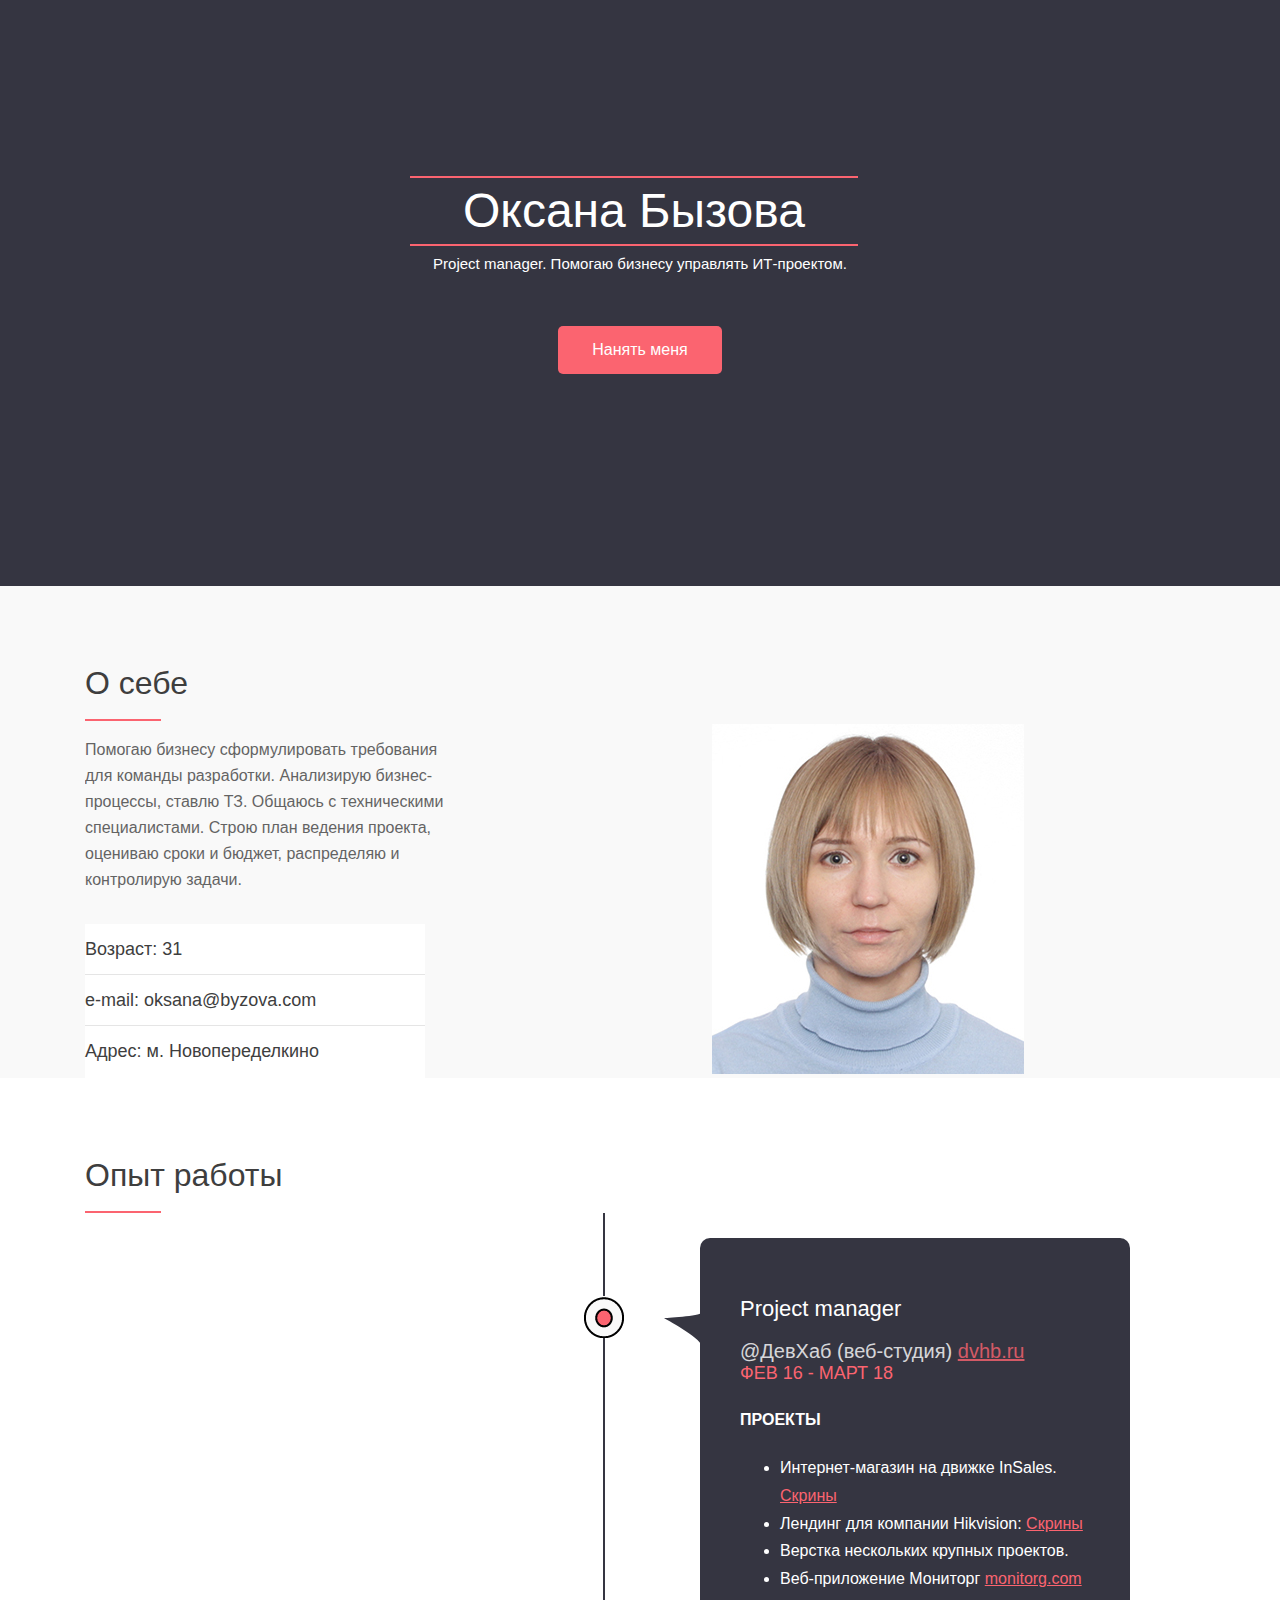
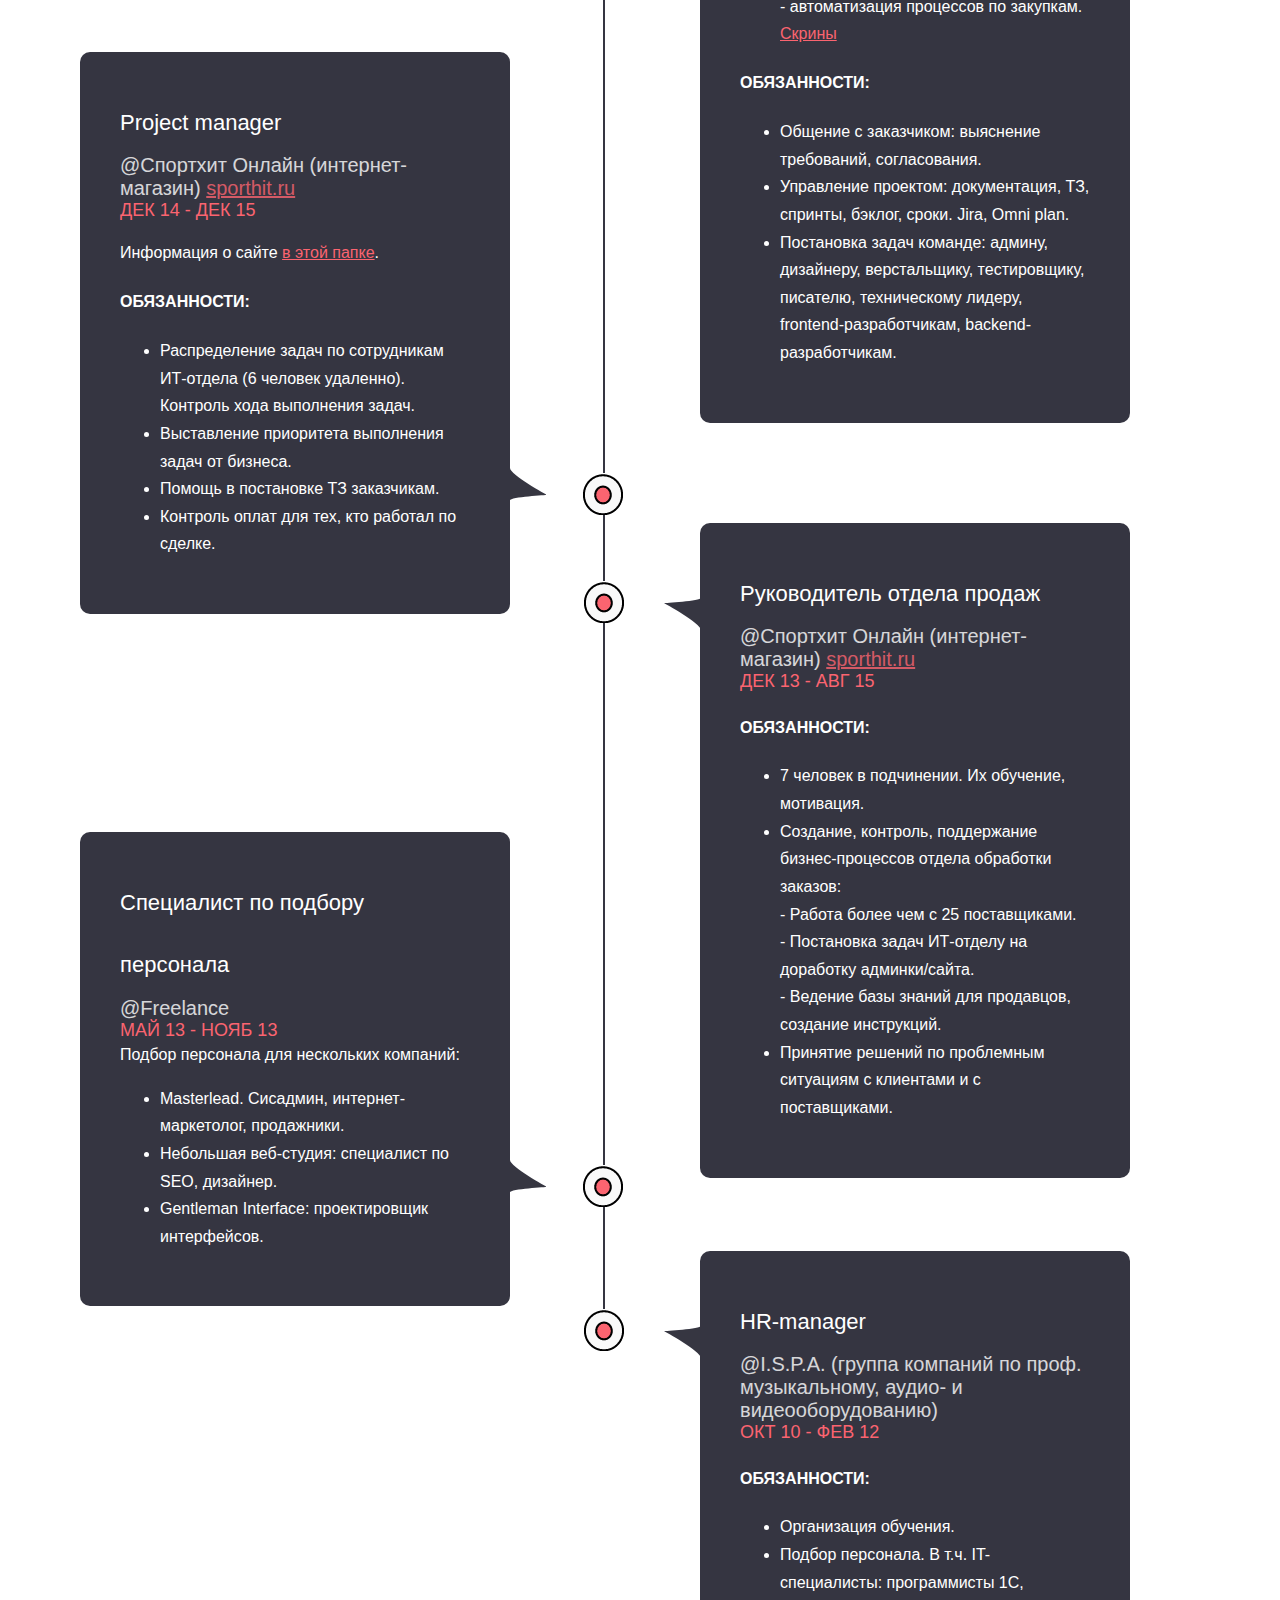
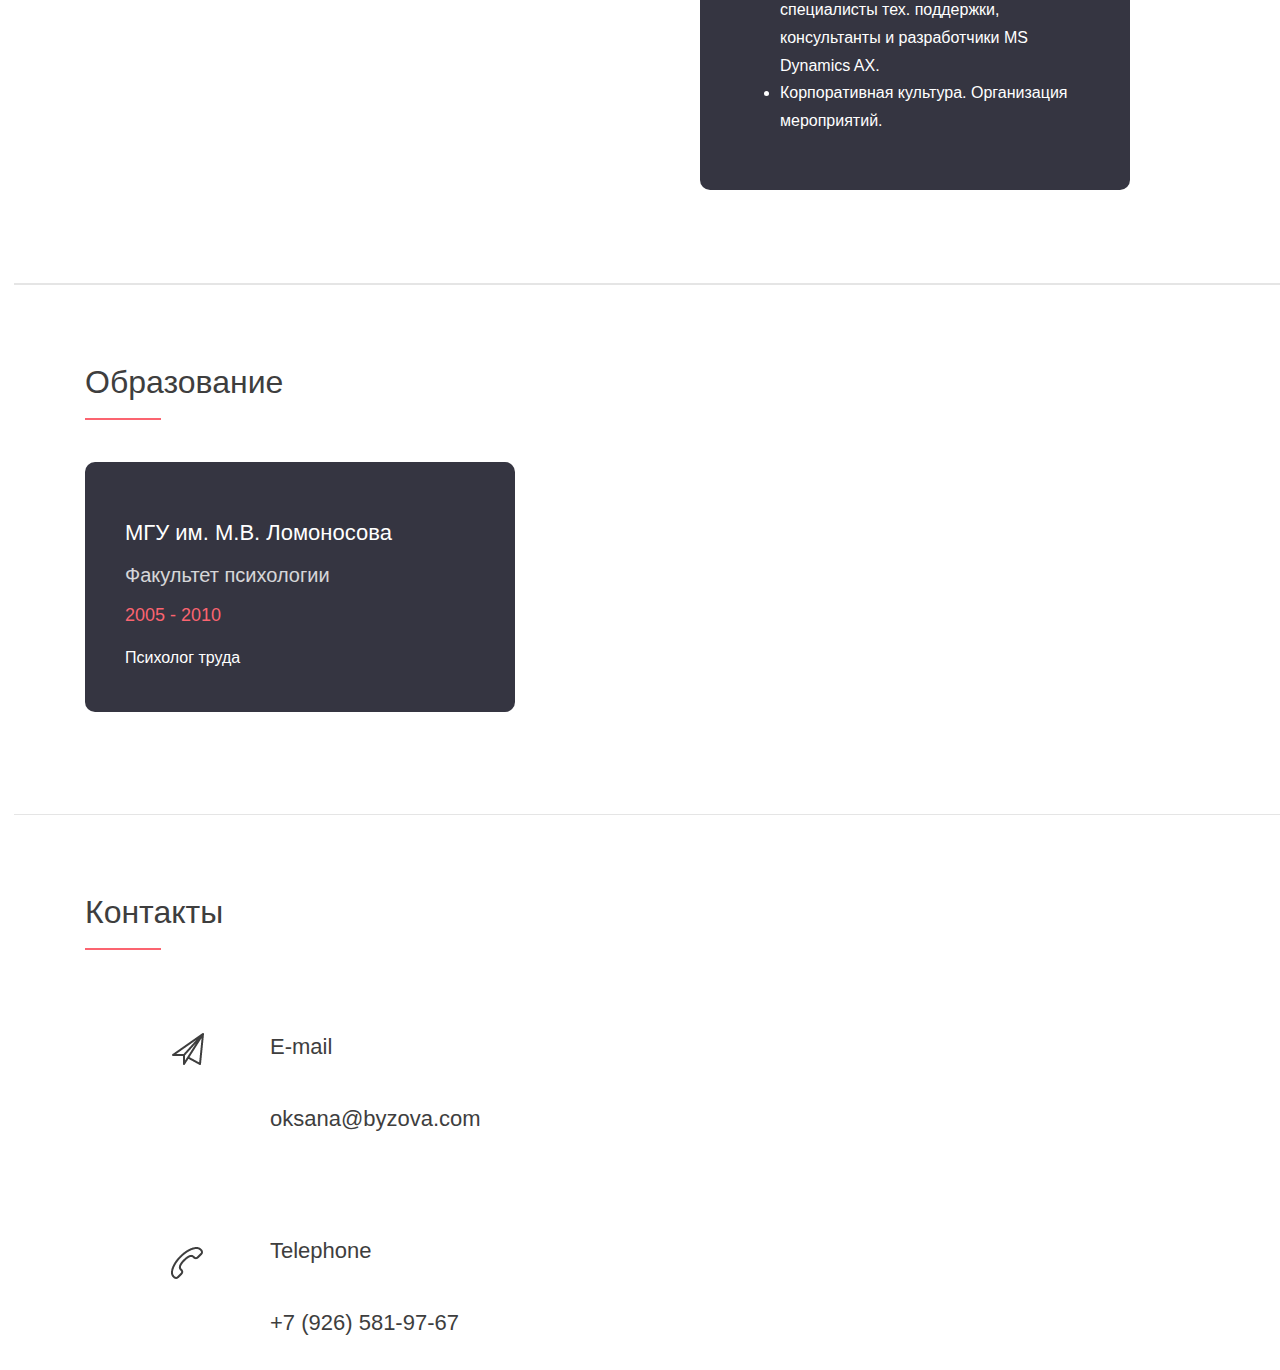
<file: index.html>
<!DOCTYPE html>
<html>

<head>
   <!-- Global site tag (gtag.js) - Google Analytics -->
<script async src="https://www.googletagmanager.com/gtag/js?id=UA-142210806-1"></script>
<script>
  window.dataLayer = window.dataLayer || [];
  function gtag(){dataLayer.push(arguments);}
  gtag('js', new Date());

  gtag('config', 'UA-142210806-1');
</script>

    <meta charset="UTF-8">
    <title>Бызова Оксана Юрьевна</title>
    <link rel="stylesheet" href="style.css">
    
    
    <!-- Yandex.Metrika counter -->
<script type="text/javascript" >
   (function(m,e,t,r,i,k,a){m[i]=m[i]||function(){(m[i].a=m[i].a||[]).push(arguments)};
   m[i].l=1*new Date();k=e.createElement(t),a=e.getElementsByTagName(t)[0],k.async=1,k.src=r,a.parentNode.insertBefore(k,a)})
   (window, document, "script", "https://mc.yandex.ru/metrika/tag.js", "ym");

   ym(54093226, "init", {
        clickmap:true,
        trackLinks:true,
        accurateTrackBounce:true,
        webvisor:true
   });
</script>
<noscript><div><img src="https://mc.yandex.ru/watch/54093226" style="position:absolute; left:-9999px;" alt="" /></div></noscript>
<!-- /Yandex.Metrika counter -->
</head>

<body link="#fb6470" vlink="#ffffff" alink="#ffffff">
    <header>
        <div class="infoblock">
            <h1 class=myname>Оксана Бызова</h1>
            <div class="subheader">Project manager. Помогаю бизнесу управлять ИТ-проектом.</div>
            <a href="#footer" class="button">Нанять меня</a>
        </div>
    </header>

    <main>

        <div class="about">
            <div class=info>
                <h2>О себе</h2>
                <div class="underline"></div>
                <p>Помогаю бизнесу сформулировать требования для команды разработки. Анализирую бизнес-процессы, ставлю ТЗ.  Общаюсь с техническими специалистами. Строю план ведения проекта, оцениваю сроки и бюджет, распределяю и контролирую задачи.</p>
            </div>
            <div class=photo><img src="img/30252.jpg" alt=photo></div>
            <div class="contacts">
                <h5>Возраст: 31
                    <div class="underline2"></div>
                    e-mail: oksana@byzova.com
                    <div class="underline3"></div>
                    Адрес: м. Новопеределкино
                </h5>
            </div>

        </div>



        <div class="experience">
            <h2>Опыт работы</h2>
            <div class="underline"></div>
            
            <div class="polosa"> </div>

            <div class="block right" id="block1">
                <div class="krug"></div>
                <h3>Project manager </h3>
                <div class="organization">@ДевХаб (веб-студия) <a href="https://dvhb.ru">dvhb.ru</a></div>
                <div class="time">фев 16 - март 18</div>
                <div class="text">
                    <h4>ПРОЕКТЫ</h4>
                    <ul>
                        <li> Интернет-магазин на движке InSales. <a href="https://drive.google.com/drive/u/0/folders/1S44F9dSTDe_pTXGoSBGF2icSmXiol08L">Скрины</a> </li>
                        <li> Лендинг для компании Hikvision: <a href="https://drive.google.com/drive/u/0/folders/1VnlgU1w9YN7xpKo1CNWPT7dxIsxHoBh8">Скрины</a> </li>
                        <li> Верстка нескольких крупных проектов. </li>
                        <li> Веб-приложение Мониторг <a href="https://monitorg.com">monitorg.com</a> - автоматизация процессов по закупкам.
                            <a href="https://drive.google.com/drive/u/0/folders/1T9gkl0Xo07L0nH2j9dtSe-pd95F8qpZ_">Скрины</a> </li>
                    </ul>
                    
                    <h4>ОБЯЗАННОСТИ:</h4>
                    <ul>
                    <li> Общение с заказчиком: выяснение требований, согласования.</li>
                    <li> Управление проектом: документация, ТЗ, спринты, бэклог, сроки. Jira, Omni plan.</li>
                    <li> Постановка задач команде: админу, дизайнеру, верстальщику, тестировщику, писателю,  техническому лидеру, frontend-разработчикам, backend-разработчикам.</li>
                    </ul>
                </div>
                <div class="pipka"></div>
            </div>

        
            <div class="block left" id="block2">
               <div class="krug"></div>
                <h3>Project manager </h3>
                <div class="organization"> @Спортхит Онлайн (интернет-магазин) <a href="https://sporthit.ru">sporthit.ru</a></div>
                    <div class="time">дек 14 - дек 15</div>
                    <br>
                <div class="text"> Информация о сайте
                    <a href="https://drive.google.com/drive/u/0/folders/1ZqDtvXw_lMX0xqaxFVpktIInwquekAmx">в этой папке</a>. 
                    <br>
                    <h4>ОБЯЗАННОСТИ:</h4> <ul>
                    <li> Распределение задач по сотрудникам ИТ-отдела (6 человек удаленно). Контроль хода выполнения задач. </li>
                    <li> Выставление приоритета выполнения задач от бизнеса. </li>
                    <li> Помощь в постановке ТЗ заказчикам. </li>
                    <li> Контроль оплат для тех, кто работал по сделке. </li>
                    </ul>
                </div>
                <div class="pipka"></div>
            </div>

            
            <div class="block right" id="block3">
               <div class="krug"></div>
                <h3>Руководитель отдела продаж </h3>
                <div class="organization">@Спортхит Онлайн (интернет-магазин) <a href="https://sporthit.ru">sporthit.ru</a></div>
                <div class="time">дек 13 - авг 15</div>
                <div class="text">
                    <h4>ОБЯЗАННОСТИ: </h4> <ul>
                    <li> 7 человек в подчинении. Их обучение, мотивация. </li>
                    <li> Создание, контроль, поддержание бизнес-процессов отдела обработки заказов: </li>
                    - Работа более чем с 25 поставщиками. <br>
                    - Постановка задач ИТ-отделу на доработку админки/сайта. <br>
                    - Ведение базы знаний для продавцов, создание инструкций. <br>
                    <li> Принятие решений по проблемным ситуациям с клиентами и с поставщиками. </li>
                    </ul>
                </div>
                 <div class="pipka"></div>
            </div>

            
            <div class="block left" id="block4">
                <div class="krug"></div>
                <h3>Специалист по подбору персонала</h3>
                <div class="organization"> @Freelance</div>
                <div class="time">май 13 - нояб 13</div>
                <div class="text">
                    Подбор персонала для нескольких компаний: <ul>
                    <li> Masterlead. Сисадмин, интернет-маркетолог, продажники. </li>
                    <li> Небольшая веб-студия: специалист по SEO, дизайнер. </li>
                    <li> Gentleman Interface: проектировщик интерфейсов.</li> 
                    </ul>
                    </div>
    
                     <div class="pipka"></div>
                     
            </div>

            <div class="block right" id="block5">
                <h3>HR-manager </h3>
                <div class="organization">@I.S.P.A. (группа компаний по проф. музыкальному, аудио- и видеооборудованию)</div>
                <div class="time">окт 10 - фев 12</div>
                <div class="text"> <h4>ОБЯЗАННОСТИ: </h4> <ul>
                    <li> Организация обучения. </li>
                    <li> Подбор персонала. В т.ч. IT-специалисты: программисты 1С, специалисты тех. поддержки, консультанты и разработчики MS Dynamics AX.</li>
                    <li> Корпоративная культура. Организация мероприятий. </li>
                    </ul>
                    </div>
                     <div class="pipka"></div>
                     <div class="krug"></div>
            </div>
        </div>
        
        <div class=separate_line></div>
        
        <div class="experience_mob">
            <h2>Опыт работы</h2>
            <div class="underline"></div>
            
            <div class="polosa_mob"></div>
            
            
            <div class="block_mob left" id="block7">
                <div class="krug_mob"></div>
                <h3>Project manager </h3>
                <div class="organization">@ДевХаб (веб-студия) <a href="https://dvhb.ru">dvhb.ru</a></div>
                <div class="time">фев 16 - март 18</div>
                <div class="text">
                    <h4>Проекты</h4>
                    <ul>
                        <li> Интернет-магазин на движке InSales. <a href="https://drive.google.com/drive/u/0/folders/1S44F9dSTDe_pTXGoSBGF2icSmXiol08L">Скрины</a> </li>
                        <li> Лендинг для компании Hikvision: <a href="https://drive.google.com/drive/u/0/folders/1VnlgU1w9YN7xpKo1CNWPT7dxIsxHoBh8">Скрины</a> </li>
                        <li> Верстка нескольких крупных проектов. </li>
                        <li> Веб-приложение Мониторг <a href="https://monitorg.com">monitorg.com</a> - автоматизация процессов по закупкам.
                            <a href="https://drive.google.com/drive/u/0/folders/1T9gkl0Xo07L0nH2j9dtSe-pd95F8qpZ_">Скрины</a> </li>
                    </ul>
                    
                    <h4>Обязанности</h4>
                    <ul>
                    <li> Общение с заказчиком: выяснение требований, согласования.</li>
                    <li> Управление проектом: документация, ТЗ, спринты, бэклог, сроки. Jira, Omni plan.</li>
                    <li> Постановка задач команде: админу, дизайнеру, верстальщику, тестировщику, писателю,  техническому лидеру, frontend-разработчикам, backend-разработчикам.</li>
                    </ul>
                </div>
                <div class="pipka"></div>
            </div>
            
            <div class="block_mob left" id="block8">
               <div class="krug_mob"></div>
                <h3>Project manager </h3>
                <div class="organization"> @Спортхит Онлайн (интернет-магазин) <a href="https://sporthit.ru">sporthit.ru</a></div>
                    <div class="time">дек 14 - дек 15</div>
                    <br>
                <div class="text"> Информация о сайте
                    <a href="https://drive.google.com/drive/u/0/folders/1ZqDtvXw_lMX0xqaxFVpktIInwquekAmx">в этой папке</a>. 
                    <br>
                    <h4>ОБЯЗАННОСТИ:</h4> <ul>
                    <li> Распределение задач по сотрудникам ИТ-отдела (6 человек удаленно). </li>
                    <li> Контроль хода выполнения задач. </li>
                    <li> Выставление приоритета выполнения задач от бизнеса. </li>
                    <li> Помощь в постановке ТЗ заказчикам. </li>
                    <li> Контроль оплат для тех, кто работал по сделке. </li>
                    </ul>
                </div>
                <div class="pipka"></div>
        
            </div>

            <div class="block_mob left" id="block9">
               <div class="krug_mob"></div>
                <h3>Руководитель отдела продаж </h3>
                <div class="organization">@Спортхит Онлайн (интернет-магазин) <a href="https://sporthit.ru">sporthit.ru</a></div>
                <div class="time">дек 13 - авг 15</div>
                <div class="text">
                    <h4>ОБЯЗАННОСТИ: </h4> <ul>
                    <li> 7 человек в подчинении. Их обучение, мотивация. </li>
                    <li> Создание, контроль, поддержание бизнес-процессов отдела обработки заказов: </li>
                    - Работа более чем с 25 поставщиками. <br>
                    - Постановка задач ИТ-отделу на доработку админки/сайта. <br>
                    - Ведение базы знаний для продавцов, создание инструкций. <br>
                    <li> Принятие решений по проблемным ситуациям с клиентами и с поставщиками. </li>
                    </ul>
                </div>
                 <div class="pipka"></div>
            </div>
                       
                       
          <div class="block_mob left" id="block10">
            <div class="krug_mob"></div>
            <h3>Специалист по подбору персонала</h3>
            <div class="organization"> @Freelance</div>
            <div class="time">май 13 - нояб 13</div>
            <div class="text">
                Подбор персонала для нескольких компаний: <ul>
                    <li> Masterlead. Сисадмин, интернет-маркетолог, продажники. </li>
                    <li> Небольшая веб-студия: специалист по SEO, дизайнер. </li>
                    <li> Gentleman Interface: проектировщик интерфейсов.</li>
                </ul>
            </div>

            <div class="pipka"></div>
        </div>
        
                    <div class="block_mob left" id="block11">
               <div class="krug_mob"></div>
                <h3>HR-manager </h3>
                <div class="organization">@I.S.P.A. (группа компаний по проф. музыкальному, аудио- и видеооборудованию)</div>
                <div class="time">окт 10 - фев 12</div>
                <div class="text"> <h4>ОБЯЗАННОСТИ: </h4> <ul>
                    <li> Организация обучения. </li>
                    <li> Подбор персонала. В т.ч. IT-специалисты: программисты 1С, специалисты тех. поддержки, консультанты и разработчики MS Dynamics AX.</li>
                    <li> Корпоративная культура. Организация мероприятий. </li>
                    </ul>
                    </div>
                     <div class="pipka"></div>
            </div>
        
        
        
        
        </div>
        
       <div class=separate_line></div> 
        
        
<div class="education">
    <h2>Образование</h2>
    <div class="underline"></div>
    <div class="block" id="block6">
    <h3>МГУ им. М.В. Ломоносова</h3>
    <div class="faculty">Факультет психологии</div>
    <br>
    <div class="time_learn">2005 - 2010</div>
       <br>
        <div class="text">Психолог труда</div>
  </div>
        </div>
   
    <div class="separate_line"></div>
    </main>





<footer>
  <a name="footer"></a>
  <h2>Контакты</h2>
  <div class="underline"></div>
    <div class=mail>
       <div class=icon_mail><img src="img/7.png" alt=icon></div>
        <div class=text_mail><p>E-mail </p>
            <p>oksana@byzova.com </p></div>
    </div>
    <div class=phone>
       <div class=icon_phone><img src="img/8.png" alt=icon></div>
        <div class=text_phone><p>Telephone </p>
            <p>+7 (926) 581-97-67 </p></div>
    </div>
</footer>
</body>

</html>
</file>
<file: style.css>
@media screen and (max-device-width: 1000px) {
    main .experience {display:none;}
    main .experience_mob {display:block;}
    main .polosa_mob {height: 96%;}
}
@media screen and (max-device-width: 600px) {
    header .infoblock {width: 600px; margin-left: -300px; top: 22%;}
    header h1.myname {font-size: 67px;}
    header .subheader {font-size: 45px; line-height: 52.48px; margin-top: 20px;}
    header .button {font-size: 30px; width: 189px;}
    h2 {font-size: 61px; line-height: 89.48px;}
    main .info {width: 90%}
    main .about p {font-size: 40px; line-height: 55px;}
    main .photo {width: 312px;}
    main .contacts {height: 201px; width: 90%;}
    main h5 {font-size: 42px; line-height: 64px;}
    .underline {height: 3px; width: 185px;}
    main .experience_mob {height: 6834px;}
    main h3 {font-size: 41px; line-height: 69px;}
    main .organization {font-size: 39px;}
    main .time {font-size: 37px; padding-top: 17px;}
    main .text {font-size: 40px; line-height: 62.62px;}
    main .block {width: 576px;}
    main .faculty {font-size: 38px;}
    main .time_learn {font-size: 32px;}
    footer p {font-size: 40px;}
    main .education {height: 565px;}
    #block6 {top: 226px;}
    .separate_line {display: none;}
    
   }
@media screen and (min-device-width: 1000px) {
    main .experience {display:block;}
    main .experience_mob {display:none;}
}
    @media screen and (min-device-width: 600px) {
    header .infoblock {width: 460px; margin-left: -230px; top: 30%;} 
    header h1.myname {font-size: 48px;}
    header .subheader {font-size: 15px; line-height: 36.48px; margin-top: 0;}
    header .button {font-size: 16px; width: 100px;}
    h2 {font-size: 32px; line-height: 36.48px;}
    main .info {width: 360px;}
    main .about p {font-size: 16px; line-height: 26px;}
    main .photo { position: absolute; right: 20%; width: 312px; bottom: 0;float: right;}
    main .contacts {height: 154px; width: 340px;}
    main h5 {font-size: 18px; line-height: 50px;}
    .underline { height: 2px; width: 76px;}
    main h3 {font-size: 22px;; line-height: 62.78px;}
    main .organization {font-size: 20px;}
    main .time {font-size: 18px; padding-top: 0;}
    main .text {font-size: 16px; line-height: 27.62px;}
    main .block {width: 350px;}
    main .faculty {font-size: 20px;}
    main .time_learn {font-size: 18px;}
    footer p {font-size: 22px;}
    main .education {height: 450px;}
    #block6 {top: 177px;}
    main .separate_line {width: 100%; height: 1px; background-color: #000000; opacity: 0.1; position:relative; left: 14px;
}
    
   }
body {
    font-family: "Raleway - Semi Bold", sans-serif;
    margin: 0;
}

header {
    width: 100%;
    height: 586px;
    background-color: #353541;
}

header .infoblock {
    position: relative;
    left: 50%;
}

header h1.myname {
    color: #ffffff;
    font-weight: 500;
    line-height: 36.48px;
    border-top: 2px solid #fb6470;
    border-bottom: 2px solid #fb6470;
    display: inline-block;
    padding: 15px 53px;
    margin: 0;
}

header .subheader {
    /* Style for "#Ui/ux Exp" */
    color: #ffffff;
    font-weight: 500;
    width: 100%;
    text-align: center;
}

header .button {
    background-color: #fb6470;
    border: none;
    color: white;
    padding: 15px 32px;
    text-align: center;
    text-decoration: none;
    border-radius: 5px;
    margin: auto;
    margin-top: 43px;
    display: block;
}

main {
    /* Style for "Rectangle" */
    width: 100%;
    display: block;
}

.underline {
    background-color: #fb6470;
    margin-top: 18px;
}

main .about p {
    /* Style for "Lorem ipsu" */
    opacity: 0.8;
    color: #3e3e3e;
    font-weight: 500;
}

main .contacts {
    /* Style for "Rectangle" */
    background-color: #ffffff;
}

main .underline2 {
    width: 340px;
    height: 1px;
    background-color: #000000;
    opacity: 0.1;
}

main .underline3 {
    width: 340px;
    height: 1px;
    background-color: #000000;
    opacity: 0.1;
}

main .about {
    background-color: #f9f9f9;
    padding-top: 79px;
    padding-left: 85px;
    position: relative;
}

main .experience {
    padding-top: 79px;
    padding-left: 85px;
    height: 2326px;
    position: relative;
}

main .underline_work {
    background-color: #fb6470;
    margin-top: 18px;
}

h2 {
    /* Style for "About Me" */
    color: #3e3e3e;
    font-weight: 400;
    margin: 0;
}


main .polosa {
    width: 2px;
    height: 1726px;
    background-color: #353541;
    display: block;
    position: absolute;
    left: 603px;
}

main .block {
    /* Style for "Rounded Re" */
    background-color: #353541;
    border-radius: 10px;
    position: absolute;
    padding: 40px;
}

.left .pipka {
    background-image: url(img/6.png);
    background-repeat: no-repeat;
    width: 36px;
    height: 40px;
    position: absolute;
    right: -36px;
    bottom: 107px;
    
}

.right .pipka {
    background-image: url(img/5%202.png);
    background-repeat: no-repeat;
    width: 36px;
    height: 35px;
    position: absolute;
    top: 74px;
    left: -36px;
}

.right .krug {
    background-image: url(img/9.png);
    background-repeat: no-repeat;
    width: 42px;
    height: 42px;
    position: absolute;
    top: 58px;
    left: -117px;
}

.left .krug {
    background-image: url(img/9.png);
    background-repeat: no-repeat;
    width: 42px;
    height: 42px;
    position: absolute;
    right: -114px;
    bottom: 99px;
}

#block1 {
    top: 160px;
    left: 700px;
    
}

#block2 {
    top: 574px;
    left: 80px;
}

#block3 {
    top: 1045px;
    left: 700px;
}

#block4 {
top: 1354px;
    left: 80px;
}

#block5 {
    top: 1773px;
    left: 700px;
}
    

main h3 {
    color: #ffffff;
    font-weight: 500;
    margin: 0;
    border: 0;
}


main h5 {
    /* Style for "Name : Al" */
    color: #3e3e3e;
    font-weight: 500;
    /* Text style for "N, ame :," */
    font-weight: 400;
    /* Text style for "Al Rayhan" */
    font-weight: 500;
}


main .organization {
opacity: 0.8;
color: #ffffff;
font-weight: 500;
}

main .text {
    /* Style for "Lorem ipsu" */
    color: #ffffff;
    font-weight: 400;
}

main .time {
    /* Style for "Jan 2013 -" */
    color: #fb6470;
    font-weight: 400;
    text-transform: uppercase;
    margin: 0;
    border: 0;
}

main .education {
    padding-top: 79px;
    padding-left: 85px;
    position: relative;
}


main .faculty {
        opacity: 0.8;
    color: #ffffff;
    font-weight: 500;
}

main .time_learn {
        color: #fb6470;
    font-weight: 400;
    text-transform: uppercase;
    margin: 0;
    border: 0;
}

main .experience_mob {
    padding-top: 79px;
    padding-left: 85px;
    position: relative;}

main .block_mob {
    /* Style for "Rounded Re" */
    width: 76.5%;
    background-color: #353541;
    border-radius: 10px;
    position: relative;
    padding: 40px;
    margin-bottom: 40px;
    margin-top: 30px;
}
/*
#block7 {
    top: 160px;
    left: 85px
}

#block8 {
    top: 880px;
    left: 85px
}

#block9 {
    top: 1424px;
    left: 85px
}

#block10 {
    top: 1976px;
    left: 85px
}

#block11 {
    top: 2373px;
    left: 85px
}
*/
main .polosa_mob {
    width: 2px;
    background-color: #353541;
    display: block;
    position: absolute;
    left: 95%;
}

main .krug_mob {
    background-image: url(img/9.png);
    background-repeat: no-repeat;
    width: 42px;
    height: 42px;
    position: absolute;
    right: -101px;
    bottom: 94px;
}

footer {
    /* Style for "Background" */
    padding-left: 85px;
    padding-top: 79px;
    display: block;
    background-color: #ffffff;
}

footer p {
    /* Style for "Location" */
    color: #3e3e3e;
    font-weight: 500;
    line-height: 50px;
}

footer .icon_mail { 
    position: relative;
    top: 80px;}

footer .icon_phone {
    position: relative;
    top: 80px;
}

footer .mail {
    padding-left: 85px;
}

footer .text_mail {
    padding-left: 100px;
}

footer .text_phone {
    padding-left: 100px;
}

footer .phone {    
    padding-left: 85px;}
</file>
